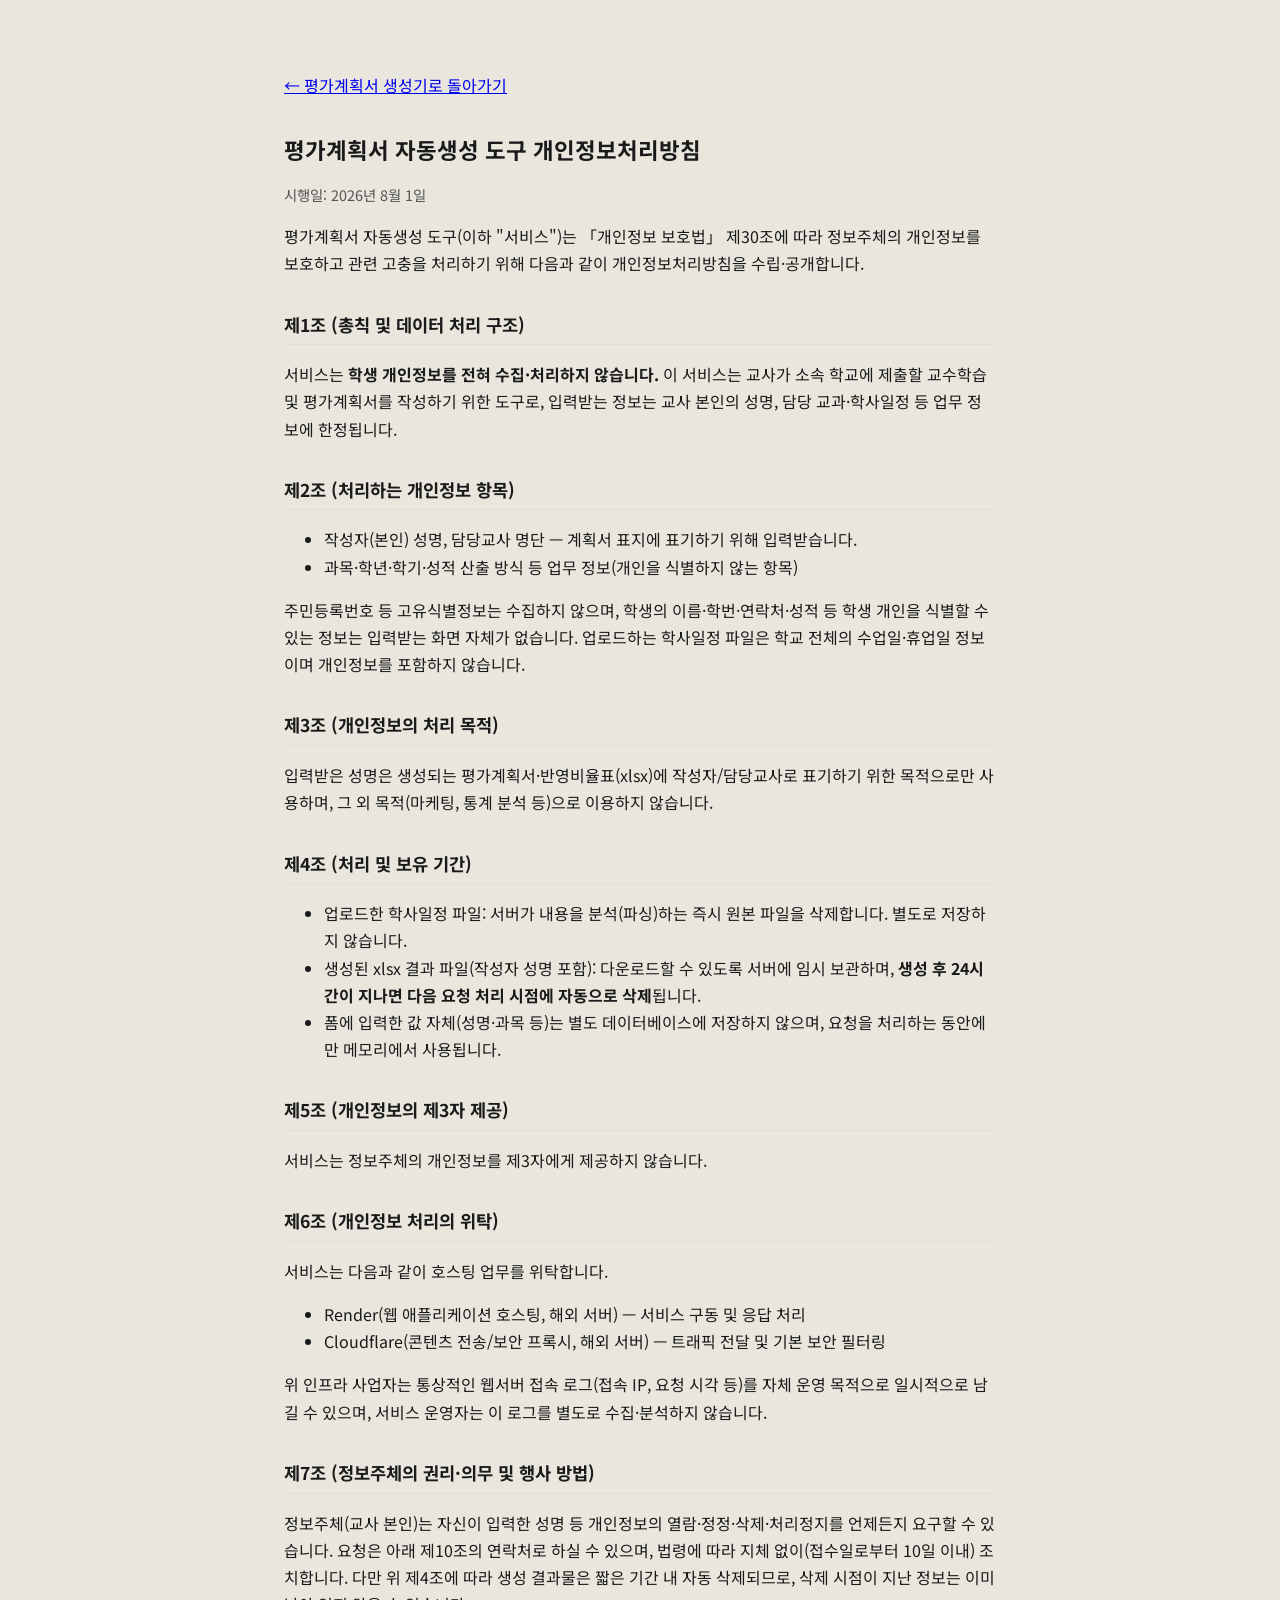
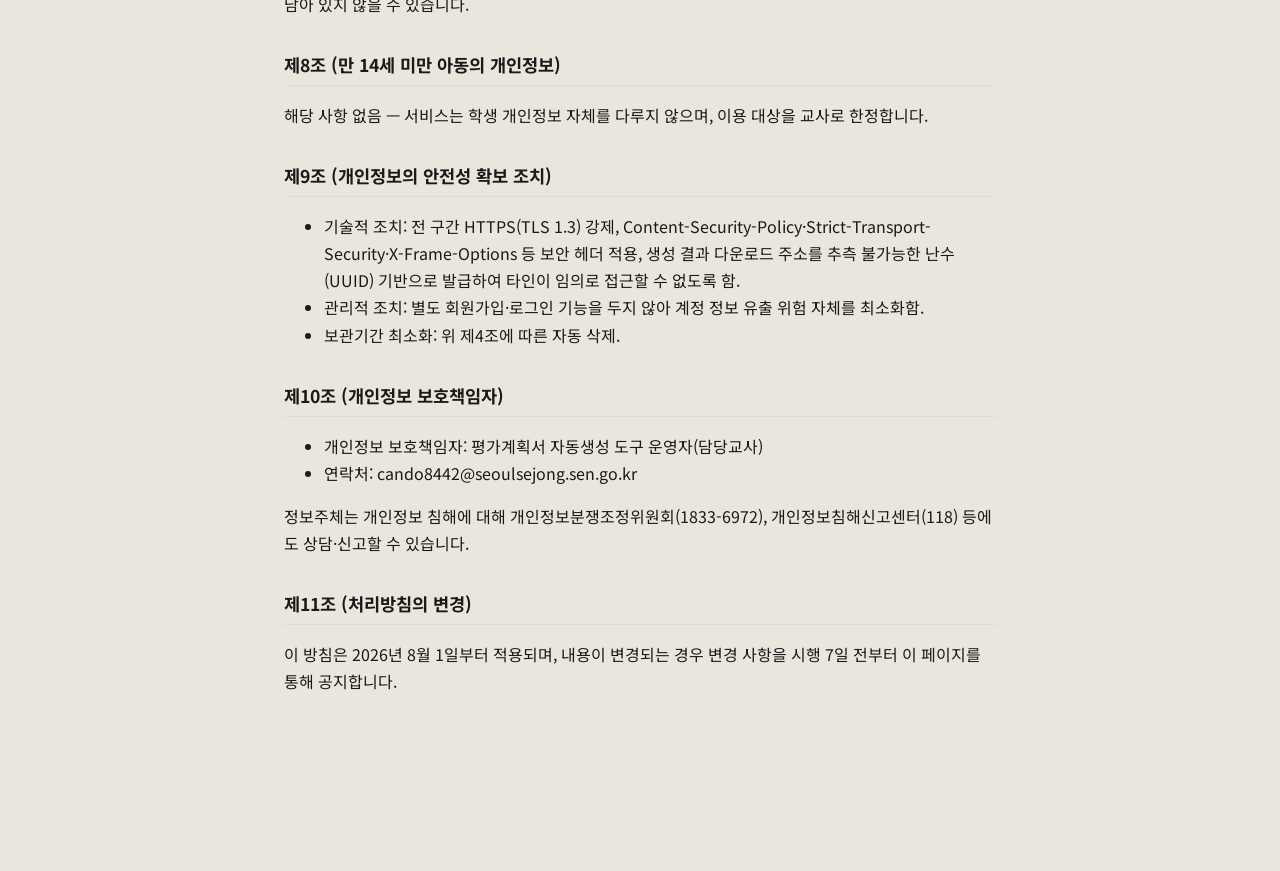
<file: templates/privacy.html>
<!-- templates/privacy.html -->
<!doctype html>
<html lang="ko">
<head>
  <meta charset="utf-8">
  <meta name="viewport" content="width=device-width, initial-scale=1">
  <meta name="description" content="평가계획서 자동생성 도구 개인정보처리방침.">
  <title>개인정보처리방침 — 평가계획서 생성기</title>
  <link rel="stylesheet" href="/static/form.css">
  <style>
    .privacy-doc { max-width: 760px; margin: 2rem auto; padding: 0 1.5rem 3rem; line-height: 1.7; }
    .privacy-doc h1 { font-size: 1.4rem; margin-bottom: 0.5rem; }
    .privacy-doc h2 { font-size: 1.1rem; margin-top: 2rem; border-bottom: 1px solid #ddd; padding-bottom: 0.3rem; }
    .privacy-doc .back-link { display: inline-block; margin-bottom: 1rem; }
    .privacy-doc .effective-date { color: #555; font-size: 0.9rem; }
  </style>
</head>
<body>
  <main class="privacy-doc">
    <a class="back-link" href="/">&larr; 평가계획서 생성기로 돌아가기</a>
    <h1>평가계획서 자동생성 도구 개인정보처리방침</h1>
    <p class="effective-date">시행일: 2026년 8월 1일</p>

    <p>평가계획서 자동생성 도구(이하 "서비스")는 「개인정보 보호법」 제30조에 따라 정보주체의 개인정보를 보호하고 관련 고충을 처리하기 위해 다음과 같이 개인정보처리방침을 수립·공개합니다.</p>

    <h2>제1조 (총칙 및 데이터 처리 구조)</h2>
    <p>서비스는 <strong>학생 개인정보를 전혀 수집·처리하지 않습니다.</strong> 이 서비스는 교사가 소속 학교에 제출할 교수학습 및 평가계획서를 작성하기 위한 도구로, 입력받는 정보는 교사 본인의 성명, 담당 교과·학사일정 등 업무 정보에 한정됩니다.</p>

    <h2>제2조 (처리하는 개인정보 항목)</h2>
    <ul>
      <li>작성자(본인) 성명, 담당교사 명단 — 계획서 표지에 표기하기 위해 입력받습니다.</li>
      <li>과목·학년·학기·성적 산출 방식 등 업무 정보(개인을 식별하지 않는 항목)</li>
    </ul>
    <p>주민등록번호 등 고유식별정보는 수집하지 않으며, 학생의 이름·학번·연락처·성적 등 학생 개인을 식별할 수 있는 정보는 입력받는 화면 자체가 없습니다. 업로드하는 학사일정 파일은 학교 전체의 수업일·휴업일 정보이며 개인정보를 포함하지 않습니다.</p>

    <h2>제3조 (개인정보의 처리 목적)</h2>
    <p>입력받은 성명은 생성되는 평가계획서·반영비율표(xlsx)에 작성자/담당교사로 표기하기 위한 목적으로만 사용하며, 그 외 목적(마케팅, 통계 분석 등)으로 이용하지 않습니다.</p>

    <h2>제4조 (처리 및 보유 기간)</h2>
    <ul>
      <li>업로드한 학사일정 파일: 서버가 내용을 분석(파싱)하는 즉시 원본 파일을 삭제합니다. 별도로 저장하지 않습니다.</li>
      <li>생성된 xlsx 결과 파일(작성자 성명 포함): 다운로드할 수 있도록 서버에 임시 보관하며, <strong>생성 후 24시간이 지나면 다음 요청 처리 시점에 자동으로 삭제</strong>됩니다.</li>
      <li>폼에 입력한 값 자체(성명·과목 등)는 별도 데이터베이스에 저장하지 않으며, 요청을 처리하는 동안에만 메모리에서 사용됩니다.</li>
    </ul>

    <h2>제5조 (개인정보의 제3자 제공)</h2>
    <p>서비스는 정보주체의 개인정보를 제3자에게 제공하지 않습니다.</p>

    <h2>제6조 (개인정보 처리의 위탁)</h2>
    <p>서비스는 다음과 같이 호스팅 업무를 위탁합니다.</p>
    <ul>
      <li>Render(웹 애플리케이션 호스팅, 해외 서버) — 서비스 구동 및 응답 처리</li>
      <li>Cloudflare(콘텐츠 전송/보안 프록시, 해외 서버) — 트래픽 전달 및 기본 보안 필터링</li>
    </ul>
    <p>위 인프라 사업자는 통상적인 웹서버 접속 로그(접속 IP, 요청 시각 등)를 자체 운영 목적으로 일시적으로 남길 수 있으며, 서비스 운영자는 이 로그를 별도로 수집·분석하지 않습니다.</p>

    <h2>제7조 (정보주체의 권리·의무 및 행사 방법)</h2>
    <p>정보주체(교사 본인)는 자신이 입력한 성명 등 개인정보의 열람·정정·삭제·처리정지를 언제든지 요구할 수 있습니다. 요청은 아래 제10조의 연락처로 하실 수 있으며, 법령에 따라 지체 없이(접수일로부터 10일 이내) 조치합니다. 다만 위 제4조에 따라 생성 결과물은 짧은 기간 내 자동 삭제되므로, 삭제 시점이 지난 정보는 이미 남아 있지 않을 수 있습니다.</p>

    <h2>제8조 (만 14세 미만 아동의 개인정보)</h2>
    <p>해당 사항 없음 — 서비스는 학생 개인정보 자체를 다루지 않으며, 이용 대상을 교사로 한정합니다.</p>

    <h2>제9조 (개인정보의 안전성 확보 조치)</h2>
    <ul>
      <li>기술적 조치: 전 구간 HTTPS(TLS 1.3) 강제, Content-Security-Policy·Strict-Transport-Security·X-Frame-Options 등 보안 헤더 적용, 생성 결과 다운로드 주소를 추측 불가능한 난수(UUID) 기반으로 발급하여 타인이 임의로 접근할 수 없도록 함.</li>
      <li>관리적 조치: 별도 회원가입·로그인 기능을 두지 않아 계정 정보 유출 위험 자체를 최소화함.</li>
      <li>보관기간 최소화: 위 제4조에 따른 자동 삭제.</li>
    </ul>

    <h2>제10조 (개인정보 보호책임자)</h2>
    <ul>
      <li>개인정보 보호책임자: 평가계획서 자동생성 도구 운영자(담당교사)</li>
      <li>연락처: cando8442@seoulsejong.sen.go.kr</li>
    </ul>
    <p>정보주체는 개인정보 침해에 대해 개인정보분쟁조정위원회(1833-6972), 개인정보침해신고센터(118) 등에도 상담·신고할 수 있습니다.</p>

    <h2>제11조 (처리방침의 변경)</h2>
    <p>이 방침은 2026년 8월 1일부터 적용되며, 내용이 변경되는 경우 변경 사항을 시행 7일 전부터 이 페이지를 통해 공지합니다.</p>
  </main>
</body>
</html>
</file>
<file: static/form.css>
/* static/form.css — 공식 문서 스타일 */

@import url("https://fonts.googleapis.com/css2?family=Noto+Serif+KR:wght@500;700&family=Noto+Sans+KR:wght@400;500;700&display=swap");

:root {
  --ink: #1a1a1a;
  --navy: #16305c;
  --navy-deep: #0c1d3b;
  --seal-red: #a3282f;
  --paper: #fdfcf8;
  --line: #c9c2b3;
  --muted: #6b6659;
}

* {
  box-sizing: border-box;
}

body {
  margin: 0;
  padding: 40px 16px 80px;
  background: #e9e6dd;
  font-family: "Noto Sans KR", "맑은 고딕", sans-serif;
  color: var(--ink);
}

.sheet {
  max-width: 860px;
  margin: 0 auto;
  background: var(--paper);
  border: 1px solid var(--line);
  box-shadow: 0 2px 4px rgba(0, 0, 0, 0.06), 0 12px 32px rgba(0, 0, 0, 0.08);
  padding: 48px 56px 56px;
  position: relative;
}

.sheet::before {
  /* 상단 관인풍 이중 테두리 */
  content: "";
  position: absolute;
  top: 14px;
  left: 14px;
  right: 14px;
  bottom: 14px;
  border: 1px solid var(--line);
  pointer-events: none;
}

.doc-head {
  text-align: center;
  border-bottom: 3px double var(--navy-deep);
  padding-bottom: 22px;
  margin-bottom: 34px;
}

.doc-head .kicker {
  display: block;
  font-size: 13px;
  letter-spacing: 0.35em;
  color: var(--muted);
  margin-bottom: 10px;
}

.doc-head h1 {
  font-family: "Noto Serif KR", serif;
  font-weight: 700;
  font-size: 28px;
  margin: 0 0 8px;
  color: var(--navy-deep);
  letter-spacing: 0.02em;
}

.doc-head .subtitle {
  font-size: 14px;
  color: var(--muted);
}

.doc-meta {
  display: flex;
  justify-content: space-between;
  font-size: 12px;
  color: var(--muted);
  margin-bottom: 28px;
}

.draft-bar {
  display: flex;
  justify-content: space-between;
  align-items: center;
  gap: 12px;
  font-size: 12px;
  color: var(--muted);
  margin: -18px 0 24px;
  min-height: 20px;
}

#clear-draft-btn {
  font-size: 12px;
  padding: 4px 10px;
}

.doc-section {
  margin-bottom: 32px;
}

.doc-section h2 {
  font-family: "Noto Serif KR", serif;
  font-size: 17px;
  font-weight: 700;
  color: var(--navy-deep);
  background: linear-gradient(90deg, #eef1f6, transparent);
  border-left: 5px solid var(--navy);
  padding: 7px 14px;
  margin: 0 0 16px;
}

table.form-grid {
  width: 100%;
  border-collapse: collapse;
  border-top: 2px solid var(--navy-deep);
  border-bottom: 1px solid var(--line);
}

table.form-grid th,
table.form-grid td {
  border: 1px solid var(--line);
  padding: 0;
  vertical-align: middle;
}

table.form-grid th {
  background: #f3f1ea;
  font-weight: 500;
  font-size: 14px;
  width: 160px;
  padding: 12px 16px;
  text-align: left;
  color: var(--navy-deep);
}

table.form-grid td {
  padding: 4px 10px;
}

table.form-grid input:not([type="radio"]):not([type="checkbox"]) {
  width: 100%;
  border: none;
  background: transparent;
  font-family: inherit;
  font-size: 15px;
  padding: 10px 6px;
  color: var(--ink);
}

table.form-grid input:not([type="radio"]):not([type="checkbox"]):focus {
  outline: none;
  background: #fbf6e4;
}

table.form-grid input[type="radio"],
table.form-grid input[type="checkbox"] {
  width: auto;
  flex-shrink: 0;
  margin: 0;
}

table.form-grid select {
  width: 100%;
  border: 1px solid var(--line);
  background: #fff;
  font-family: inherit;
  font-size: 14px;
  padding: 8px 6px;
}

.subject-picker {
  display: flex;
  flex-direction: column;
  gap: 6px;
  padding: 6px 0;
}

.subject-picker input {
  border: 1px solid var(--line) !important;
  background: #fff !important;
  padding: 8px 6px !important;
}

.actions {
  display: flex;
  justify-content: center;
  margin-top: 36px;
}

button[type="submit"] {
  font-family: "Noto Serif KR", serif;
  font-size: 16px;
  font-weight: 700;
  letter-spacing: 0.15em;
  color: #fff;
  background: var(--navy-deep);
  border: 1px solid var(--navy-deep);
  padding: 13px 48px;
  cursor: pointer;
  position: relative;
  transition: background 0.15s ease;
}

button[type="submit"]::after {
  content: "";
  position: absolute;
  inset: 3px;
  border: 1px solid rgba(255, 255, 255, 0.35);
  pointer-events: none;
}

button[type="submit"]:hover {
  background: var(--navy);
}

.notice {
  margin-top: 30px;
  font-size: 12.5px;
  line-height: 1.7;
  color: var(--muted);
  border-top: 1px dashed var(--line);
  padding-top: 16px;
}

.notice strong {
  color: var(--seal-red);
}

#result {
  margin-top: 22px;
  font-size: 14px;
  min-height: 1px;
  white-space: pre-wrap;
  line-height: 1.6;
}

/* 위저드 */

.wizard-steps {
  display: flex;
  list-style: none;
  counter-reset: step;
  margin: 0 0 32px;
  padding: 0;
  border-bottom: 1px solid var(--line);
}

.wizard-steps li {
  counter-increment: step;
  flex: 1;
  text-align: center;
  padding: 0 4px 14px;
  font-size: 13px;
  color: var(--muted);
  border-bottom: 3px solid transparent;
  position: relative;
}

.wizard-steps li::before {
  content: counter(step);
  display: inline-flex;
  align-items: center;
  justify-content: center;
  width: 20px;
  height: 20px;
  border-radius: 50%;
  background: #e5e1d4;
  color: var(--navy-deep);
  font-size: 11px;
  margin-right: 6px;
}

.wizard-steps li.active {
  color: var(--navy-deep);
  font-weight: 700;
  border-bottom-color: var(--navy-deep);
}

.wizard-steps li.active::before {
  background: var(--navy-deep);
  color: #fff;
}

.wizard-steps li.done::before {
  content: "✓";
  background: #2f6b46;
  color: #fff;
}

.wizard-nav {
  display: flex;
  justify-content: space-between;
  align-items: center;
  margin-top: 30px;
  padding-top: 18px;
  border-top: 1px dashed var(--line);
}

.wizard-nav #wizard-next-btn,
.wizard-nav #wizard-submit-btn {
  font-family: "Noto Serif KR", serif;
  font-size: 15px;
  font-weight: 700;
  color: #fff;
  background: var(--navy-deep);
  border: 1px solid var(--navy-deep);
  padding: 11px 32px;
  cursor: pointer;
}

.wizard-nav #wizard-next-btn:hover,
.wizard-nav #wizard-submit-btn:hover {
  background: var(--navy);
}

.wizard-nav .secondary-btn:disabled {
  opacity: 0.4;
  cursor: default;
}

.review-summary {
  border: 1px solid var(--line);
  padding: 16px 20px;
  font-size: 13.5px;
  line-height: 1.8;
  background: #fdfcf8;
  margin-bottom: 18px;
}

.review-summary dt {
  font-weight: 700;
  color: var(--navy-deep);
  margin-top: 8px;
}

.review-summary dt:first-child {
  margin-top: 0;
}

.review-summary dd {
  margin: 0 0 2px;
}

.hidden {
  display: none !important;
}

.inline-radio,
.inline-check {
  display: inline-flex;
  align-items: center;
  gap: 6px;
  margin-right: 22px;
  padding: 6px 0;
  font-size: 14px;
  white-space: nowrap;
  cursor: pointer;
}

.inline-radio:last-child,
.inline-check:last-child {
  margin-right: 0;
}

.ratio-row {
  display: flex;
  gap: 8px;
  padding: 6px 10px !important;
}

.ratio-row input {
  border: 1px solid var(--line) !important;
  background: #fff !important;
  padding: 8px 6px !important;
}

small {
  color: var(--muted);
  font-weight: 400;
}

.subsection-head {
  display: flex;
  align-items: center;
  justify-content: space-between;
  border-bottom: 1px solid var(--line);
  margin: 22px 0 10px;
  padding-bottom: 6px;
  font-size: 14px;
  font-weight: 500;
  color: var(--navy-deep);
}

.secondary-btn {
  font-family: inherit;
  font-size: 13px;
  background: #fff;
  border: 1px solid var(--navy);
  color: var(--navy-deep);
  padding: 6px 14px;
  cursor: pointer;
}

.secondary-btn:hover {
  background: #eef1f6;
}

.performance-item,
.monthly-item {
  border: 1px solid var(--line);
  border-left: 4px solid var(--navy);
  padding: 14px 16px;
  margin-bottom: 12px;
  background: #fdfcf8;
}

.performance-item .item-head,
.monthly-item .item-head {
  display: flex;
  justify-content: space-between;
  align-items: center;
  margin-bottom: 8px;
  font-size: 13px;
  color: var(--muted);
}

.performance-item .item-head .remove-btn {
  border: none;
  background: none;
  color: var(--seal-red);
  cursor: pointer;
  font-size: 13px;
}

.performance-item .item-fields,
.monthly-item .item-fields {
  display: grid;
  grid-template-columns: 1fr 1fr;
  gap: 8px;
}

.performance-item .item-fields input:not([type="checkbox"]):not([type="radio"]),
.performance-item .item-fields select,
.performance-item .item-fields textarea,
.monthly-item .item-fields input:not([type="checkbox"]):not([type="radio"]),
.monthly-item .item-fields textarea {
  width: 100%;
  border: 1px solid var(--line);
  padding: 8px 8px;
  font-family: inherit;
  font-size: 14px;
}

.performance-item .item-fields input[type="checkbox"],
.monthly-item .item-fields input[type="checkbox"] {
  width: auto;
  flex-shrink: 0;
}

.performance-item .item-fields textarea,
.monthly-item .item-fields textarea {
  grid-column: 1 / -1;
  min-height: 44px;
  resize: vertical;
}

.mp-field-group {
  grid-column: 1 / -1;
  border: 1px solid var(--line);
  background: #fff;
  padding: 8px;
}

.mp-field-label {
  font-size: 13px;
  color: var(--muted);
  margin-bottom: 6px;
}

.mp-standards-options,
.mp-method-options,
.mp-eval-options,
.pi-unit-options,
.pi-standards-options {
  max-height: 140px;
  overflow-y: auto;
  overflow-x: hidden;
  margin-bottom: 6px;
}

.mp-standards-options {
  max-height: 220px;
}

/* 과목 전체 성취기준(17~22개)을 펼치는 과목은 220px 상자 안에서 계속 스크롤해야 해서
   고르기 어렵다 — 이때만 상자를 키워 영역 머리글과 함께 한눈에 훑을 수 있게 한다. */
.mp-standards-options.all-standards,
.pi-standards-options.all-standards {
  max-height: 520px;
}

.mp-standards-unit-header {
  position: sticky;
  top: 0;
  font-weight: 700;
  font-size: 13px;
  color: var(--navy-deep);
  background: #eef1f6;
  padding: 5px 8px;
  border-bottom: 1px solid var(--line);
}

.mp-field-label .secondary-btn {
  margin-left: 8px;
  padding: 2px 8px;
  font-size: 12px;
}

.pi-rubric-row {
  display: grid;
  grid-template-columns: 1fr 70px 90px 2fr;
  gap: 6px;
  margin-bottom: 6px;
}

.pi-rubric-row input,
.pi-rubric-row textarea {
  border: 1px solid var(--line);
  padding: 6px 8px;
  font-family: inherit;
  font-size: 13px;
  width: 100%;
}

#calendar-dropzone {
  margin-top: 8px;
  padding: 14px;
  border: 2px dashed var(--line);
  text-align: center;
  font-size: 13px;
  color: var(--muted);
  border-radius: 4px;
}

#calendar-dropzone.dragover {
  border-color: var(--navy);
  background: #eef1f6;
  color: var(--navy);
}

.pi-rubric-row textarea {
  min-height: 36px;
  resize: vertical;
}

.mp-standards-row {
  display: flex !important;
  align-items: flex-start;
  gap: 8px;
  white-space: normal !important;
  margin-right: 0;
  padding: 6px 8px;
  border-bottom: 1px solid #f0ede3;
  cursor: pointer;
  font-size: 13.5px;
  line-height: 1.5;
}

.mp-standards-row:last-child {
  border-bottom: none;
}

.mp-standards-row:hover {
  background: #fbf6e4;
}

.mp-standards-row input[type="checkbox"] {
  margin-top: 3px;
  flex-shrink: 0;
}

.mp-standards-text {
  display: block;
  flex: 1;
}

.mp-standards-code {
  display: block;
  font-size: 11.5px;
  font-weight: 700;
  color: var(--navy);
  letter-spacing: 0.02em;
}

.mp-field-group input[type="text"] {
  width: 100%;
  border: 1px solid var(--line);
  padding: 6px 8px;
  font-family: inherit;
  font-size: 14px;
}

#calendar-candidates {
  margin-top: 10px;
  border: 1px solid var(--line);
  padding: 10px 14px;
  max-height: 220px;
  overflow-y: auto;
  font-size: 13px;
}

#calendar-candidates:empty {
  display: none;
  border: none;
  padding: 0;
}

#calendar-candidates label {
  display: block;
  padding: 3px 0;
}

#calendar-result {
  margin-top: 8px;
  font-size: 13px;
  color: var(--navy-deep);
  white-space: pre-wrap;
}

#result:empty {
  display: none;
}

#result.ok {
  color: #205c37;
}

#result.err {
  color: var(--seal-red);
}

.doc-preview-actions {
  display: flex;
  align-items: center;
  gap: 10px;
  margin: 20px 0 10px;
}

.doc-preview-actions a.secondary-btn {
  display: inline-block;
  text-decoration: none;
}

#copy-doc-btn {
  font-family: inherit;
  font-size: 13px;
  background: var(--navy);
  border: 1px solid var(--navy);
  color: #fff;
  padding: 7px 16px;
  cursor: pointer;
}

#copy-doc-btn:hover {
  background: var(--navy-deep);
}

#copy-status {
  font-size: 12px;
  color: var(--muted);
}

#doc-preview {
  border: 1px solid var(--line);
  padding: 20px 24px;
  max-height: 640px;
  overflow-y: auto;
  background: #fff;
}

#doc-preview .doc-table {
  width: 100%;
  border-collapse: collapse;
  margin: 8px 0 16px;
  font-size: 13px;
}

#doc-preview .doc-table th,
#doc-preview .doc-table td {
  border: 1px solid var(--line);
  padding: 6px 10px;
  text-align: left;
  vertical-align: top;
}

#doc-preview .doc-table th {
  background: #f5f6f9;
  white-space: nowrap;
}

#doc-preview h3 {
  font-size: 14px;
  color: var(--navy-deep);
  margin: 18px 0 6px;
}

#doc-preview h4 {
  font-size: 13px;
  color: var(--muted);
  margin: 10px 0 4px;
}

.site-footer {
  max-width: 900px;
  margin: 24px auto 12px;
  padding: 0 16px;
  font-size: 12px;
  color: var(--muted, #777);
  text-align: center;
}

.site-footer a {
  color: inherit;
}
</file>
